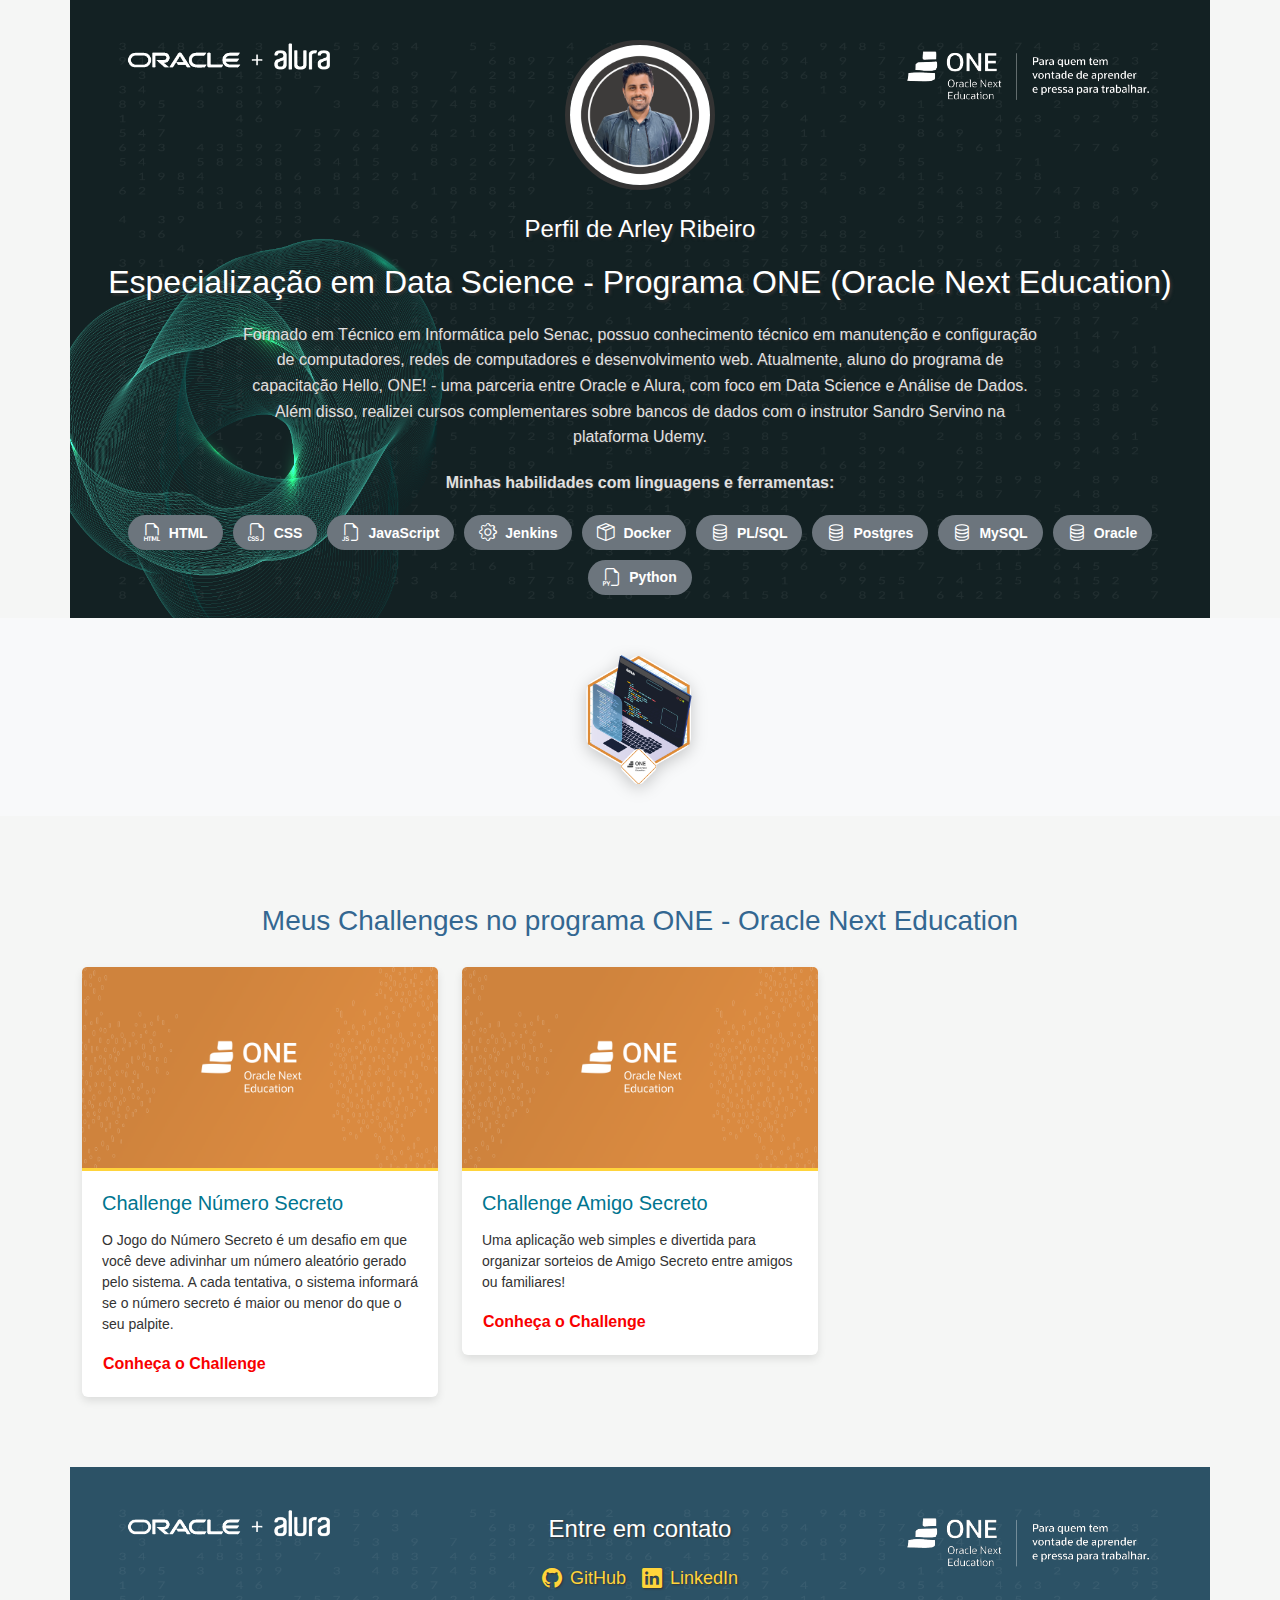
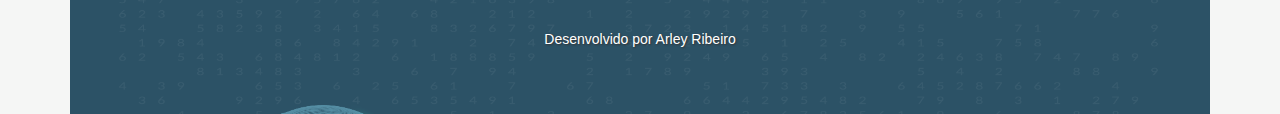
<file: index.html>
<!DOCTYPE html>
<!-- Define o tipo de documento como HTML5 -->
<html lang="pt-br">
<!-- Define o idioma da página como português brasileiro -->
<head>
    <!-- Meta tags essenciais -->
    <meta charset="UTF-8"> <!-- Define a codificação de caracteres como UTF-8 -->
    <meta name="viewport" content="width=device-width, initial-scale=1.0"> <!-- Configura a viewport para responsividade -->
    <meta name="description" content="Portfólio de Arley Ribeiro, técnico em informática e estudante de Data Science no programa ONE - Oracle Next Education."> <!-- Descrição para SEO -->
    
    <!-- Links para folhas de estilo externas -->
    <link href="https://cdn.jsdelivr.net/npm/bootstrap@5.3.2/dist/css/bootstrap.min.css" rel="stylesheet"> <!-- Bootstrap CSS -->
    <link rel="stylesheet" href="https://cdn.jsdelivr.net/npm/bootstrap-icons@1.11.3/font/bootstrap-icons.min.css"> <!-- Bootstrap Icons -->
    <link rel="stylesheet" href="style.css"> <!-- Folha de estilo personalizada -->
    
    <!-- Favicon e título da página -->
    <link rel="icon" href="img/logo-home.jpg" type="image/x-icon"> <!-- Ícone da aba do navegador -->
    <title>Meu portfólio</title> <!-- Título da página -->
</head>

<body>
    <!-- Cabeçalho da página -->
    <header class="container text-center">
        <!-- Imagem de perfil -->
        <img src="img/arley01.png" alt="Imagen do Arley Ribeiro" class="rounded-circle" width="150" height="150">
        
        <!-- Texto de introdução -->
        <p class="lead">Perfil de Arley Ribeiro</p>
        
        <!-- Título principal -->
        <h1>Especialização em Data Science - Programa ONE (Oracle Next Education)</h1>
        
        <!-- Descrição profissional -->
        <p>Formado em Técnico em Informática pelo Senac, possuo conhecimento técnico em manutenção e configuração de computadores, redes de computadores e desenvolvimento web. Atualmente, aluno do programa de capacitação Hello, ONE! - uma parceria entre Oracle e Alura, com foco em Data Science e Análise de Dados. Além disso, realizei cursos complementares sobre bancos de dados com o instrutor Sandro Servino na plataforma Udemy.</p>
        
        <!-- Seção de habilidades -->
        <p><strong>Minhas habilidades com linguagens e ferramentas:</strong></p>
        <div class="skills-container">
            <!-- Badges de habilidades com ícones -->
            <span class="badge bg-secondary">
                <i class="bi bi-filetype-html"></i> HTML
            </span>
            <span class="badge bg-secondary">
                <i class="bi bi-filetype-css"></i> CSS
            </span>
            <span class="badge bg-secondary">
                <i class="bi bi-filetype-js"></i> JavaScript
            </span>
            <span class="badge bg-secondary">
                <i class="bi bi-gear"></i> Jenkins
            </span>
            <span class="badge bg-secondary">
                <i class="bi bi-box-seam"></i> Docker
            </span>
            <span class="badge bg-secondary">
                <i class="bi bi-database"></i> PL/SQL
            </span>
            <span class="badge bg-secondary">
                <i class="bi bi-database"></i> Postgres
            </span>
            <span class="badge bg-secondary">
                <i class="bi bi-database"></i> MySQL
            </span>
            <span class="badge bg-secondary">
                <i class="bi bi-database"></i> Oracle
            </span>
            <span class="badge bg-secondary">
                <i class="bi bi-filetype-py"></i> Python
            </span>
        </div>
    </header>

    <!-- Seção do badge decorativo -->
    <div class="badge-section text-center py-4">
        <img src="img/badge.webp" alt="Badge de certificação" class="decorative-badge">
    </div>

    <!-- Conteúdo principal -->
    <main class="container mt-5">
        <h2>Meus Challenges no programa ONE - Oracle Next Education</h2>
        
        <!-- Seção de projetos em cards -->
        <div class="row">
            <!-- Card do projeto 1 -->
            <div class="col-md-4">
                <div class="card">
                    <img src="img/ONE+desktop+2.png" class="card-img-top" alt="Imagem do Oracle Next Education">
                    <div class="card-body">
                        <h5 class="card-title">Challenge Número Secreto</h5>
                        <p class="card-text">O Jogo do Número Secreto é um desafio em que você deve adivinhar um número aleatório gerado pelo sistema. A cada tentativa, o sistema informará se o número secreto é maior ou menor do que o seu palpite.</p>
                        <!-- Botão que abre o modal -->
                        <button type="button" class="btn btn-link" data-bs-toggle="modal" data-bs-target="#modal1">Conheça o Challenge</button>
                    </div>
                </div>
            </div>

            <!-- Card do projeto 2 -->
            <div class="col-md-4">
                <div class="card">
                    <img src="img/ONE+desktop+2.png" class="card-img-top" alt="Imagem do Oracle Next Education">
                    <div class="card-body">
                        <h5 class="card-title">Challenge Amigo Secreto</h5>
                        <p class="card-text">Uma aplicação web simples e divertida para organizar sorteios de Amigo Secreto entre amigos ou familiares!</p>
                        <!-- Botão que abre o modal -->
                        <button type="button" class="btn btn-link" data-bs-toggle="modal" data-bs-target="#modal2">Conheça o Challenge</button>
                    </div>
                </div>
            </div>
        </div>

        <!-- Modal 1 - Detalhes do Challenge Número Secreto -->
        <div class="modal" id="modal1" tabindex="-1" role="dialog" aria-labelledby="modal1Label" aria-hidden="true">
            <div class="modal-dialog">
                <div class="modal-content">
                    <div class="modal-header">
                        <h5 class="modal-title" id="modal1Label">Jogo do Número Secreto</h5>
                        <button type="button" class="btn-close" data-bs-dismiss="modal" aria-label="Close"></button>
                    </div>
                    <div class="modal-body">
                        <h6><strong>Exemplo de Uso:</strong></h6>
                        <ul>
                            <li>Abra o jogo em seu <strong>navegador</strong>.</li>
                            <li>Digite um número entre <strong>1 e 1000</strong> no campo de entrada.</li>
                            <li>Clique no botão <strong>"Chutar"</strong> ou pressione <strong>Enter</strong> para fazer sua tentativa.</li>
                            <li>O sistema exibirá se o número secreto é <strong>maior</strong> ou <strong>menor</strong> do que o seu chute.</li>
                            <li>Continue tentando até <strong>acertar</strong>, e então clique em <strong>"Reiniciar"</strong> ou aguarde <strong>15 segundos</strong> para começar uma nova rodada.</li>
                        </ul>
                        <img src="img/ONE+desktop+2.png" class="img-fluid w-100" alt="Imagem do Oracle Next Education">
                    </div>
                    <div class="modal-footer">
                        <a href="https://ribeiroarley.github.io/jogo-numero-secreto/" target="_blank">Acesse o Challenge</a>
                    </div>
                </div>
            </div>
        </div>

        <!-- Modal 2 - Detalhes do Challenge Amigo Secreto -->
        <div class="modal" id="modal2" tabindex="-1" role="dialog" aria-labelledby="modal2Label" aria-hidden="true">
            <div class="modal-dialog">
                <div class="modal-content">
                    <div class="modal-header">
                        <h5 class="modal-title" id="modal2Label">Challenge Amigo Secreto</h5>
                        <button type="button" class="btn-close" data-bs-dismiss="modal" aria-label="Close"></button>
                    </div>
                    <div class="modal-body">
                        <h6><strong>Funcionalidades:</strong></h6>
                        <ul>
                            <li>Adicione nomes de <strong>amigos</strong> à lista.</li>
                            <li>Sorteie um nome <strong>aleatório</strong> para cada participante.</li>
                            <li>Garante que ninguém tire a <strong>si mesmo</strong> e que cada nome seja sorteado <strong>só uma vez</strong>.</li>
                        </ul>
                        <h6><strong>Como Usar:</strong></h6>
                        <ul>
                            <li>Digite o nome de um <strong>amigo</strong> e clique em <strong>"Adicionar"</strong>.</li>
                            <li>Repita até adicionar todos os <strong>participantes</strong>.</li>
                            <li>Clique em <strong>"Sortear Amigo"</strong> para ver os resultados!</li>
                        </ul>
                        <img src="img/ONE+desktop+2.png" class="img-fluid w-100" alt="Imagem do Oracle Next Education">
                    </div>
                    <div class="modal-footer">
                        <a href="https://ribeiroarley.github.io/sorteador-amigo-secreto/" target="_blank">Acesse o Challenge</a>
                    </div>
                </div>
            </div>
        </div>
    </main>

    <!-- Rodapé da página -->
    <footer class="container py-5">
        <h2>Entre em contato</h2>
        <div class="d-flex gap-3">
            <!-- Link para GitHub -->
            <a href="https://github.com/ribeiroarley" class="text-decoration-none" target="_blank">
                <i class="bi bi-github"></i> GitHub
            </a>
            <!-- Link para LinkedIn -->
            <a href="https://www.linkedin.com/in/ribeiroarley/" class="text-decoration-none" target="_blank">
                <i class="bi bi-linkedin"></i> LinkedIn
            </a>
        </div>
        <p class="my-3 text-center">Desenvolvido por Arley Ribeiro</p>
    </footer>

    <!-- Script do Bootstrap -->
    <script src="https://cdn.jsdelivr.net/npm/bootstrap@5.3.2/dist/js/bootstrap.bundle.min.js"></script>
</body>
</html>
</file>
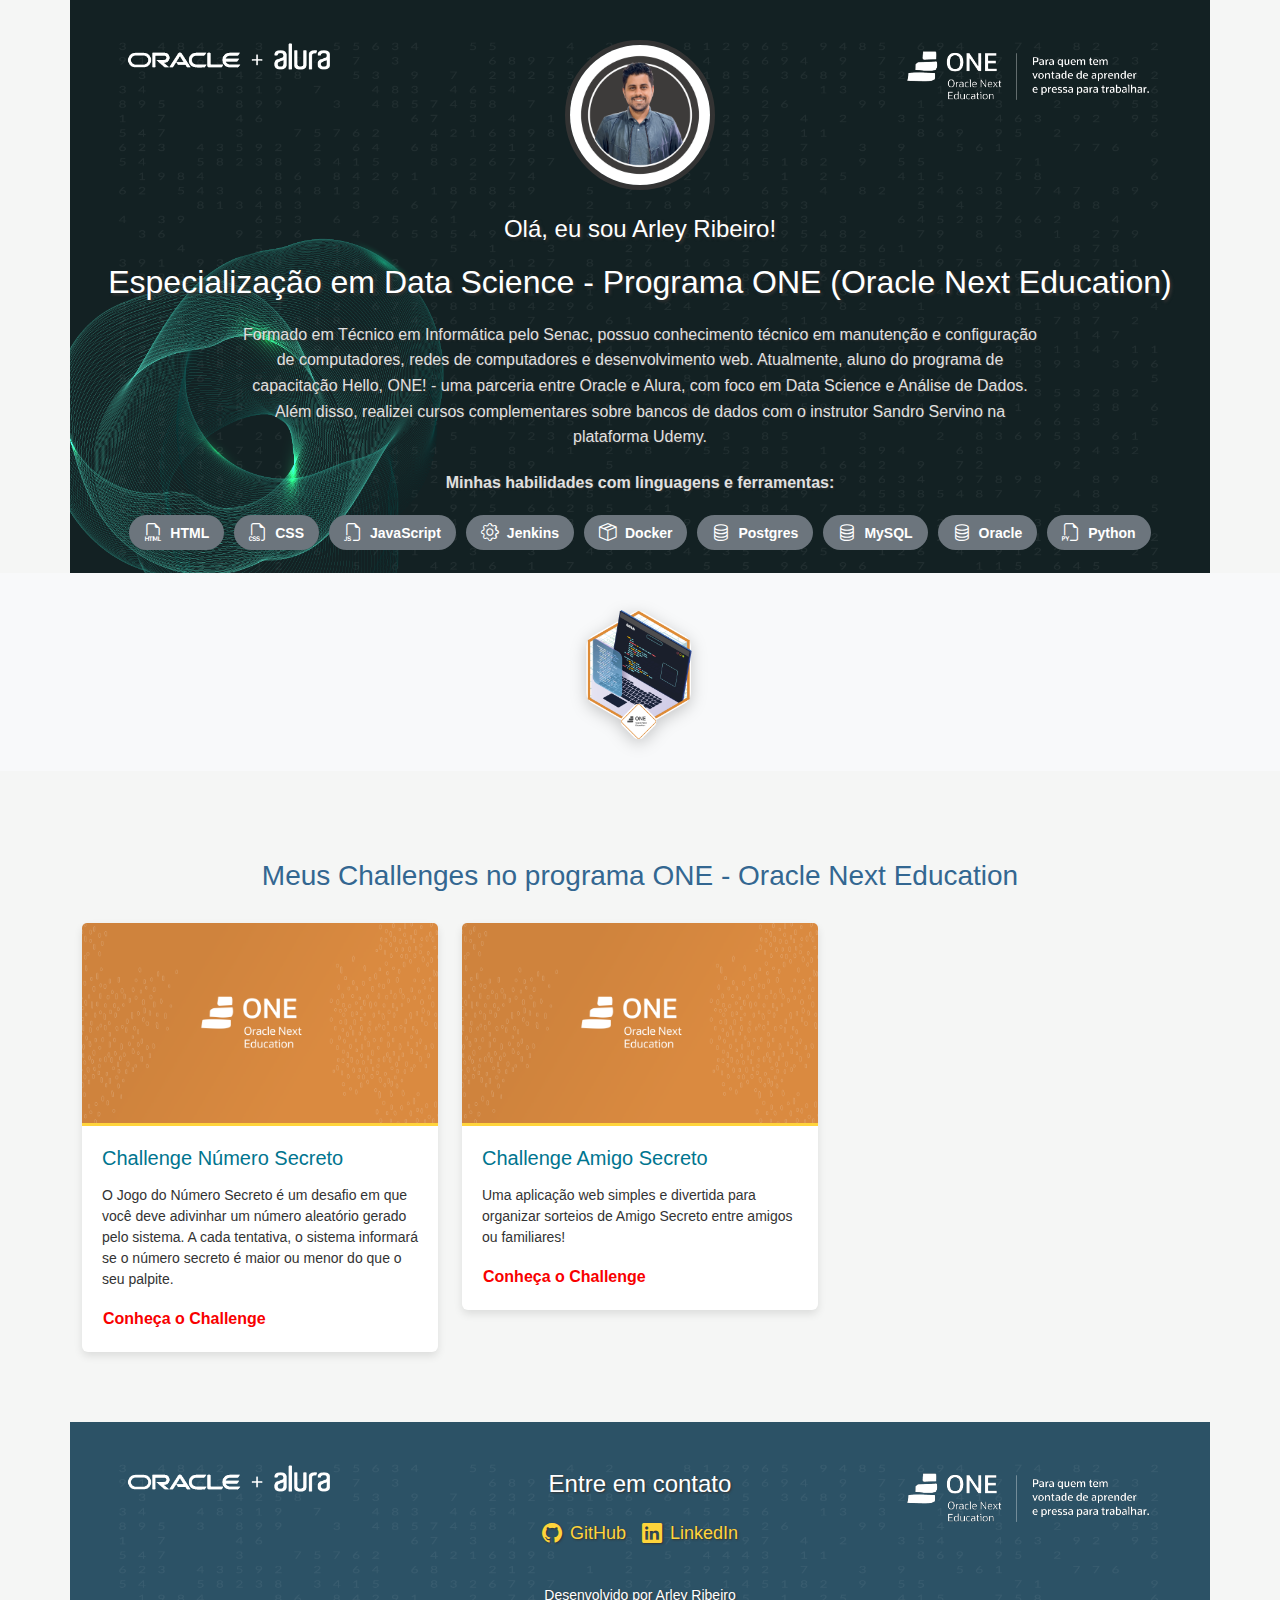
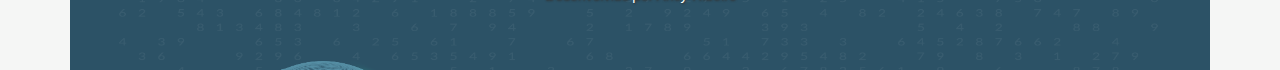
<file: ProgramaONE/index.html>
<!DOCTYPE html>
<!-- Define o tipo de documento como HTML5 -->
<html lang="pt-br">
<!-- Define o idioma da página como português brasileiro -->
<head>
    <!-- Meta tags essenciais -->
    <meta charset="UTF-8"> <!-- Define a codificação de caracteres como UTF-8 -->
    <meta name="viewport" content="width=device-width, initial-scale=1.0"> <!-- Configura a viewport para responsividade -->
    <meta name="description" content="Portfólio de Arley Ribeiro, técnico em informática e estudante de Data Science no programa ONE - Oracle Next Education."> <!-- Descrição para SEO -->
    
    <!-- Links para folhas de estilo externas -->
    <link href="https://cdn.jsdelivr.net/npm/bootstrap@5.3.2/dist/css/bootstrap.min.css" rel="stylesheet"> <!-- Bootstrap CSS -->
    <link rel="stylesheet" href="https://cdn.jsdelivr.net/npm/bootstrap-icons@1.11.3/font/bootstrap-icons.min.css"> <!-- Bootstrap Icons -->
    <link rel="stylesheet" href="style.css"> <!-- Folha de estilo personalizada -->
    
    <!-- Favicon e título da página -->
    <link rel="icon" href="img/logo-home.jpg" type="image/x-icon"> <!-- Ícone da aba do navegador -->
    <title>Meu portfólio</title> <!-- Título da página -->
</head>

<body>
    <!-- Cabeçalho da página -->
    <header class="container text-center">
        <!-- Imagem de perfil -->
        <img src="img/arley01.png" alt="Imagen do Arley Ribeiro" class="rounded-circle" width="150" height="150">
        
        <!-- Texto de introdução -->
        <p class="lead">Olá, eu sou Arley Ribeiro!</p>
        
        <!-- Título principal -->
        <h1>Especialização em Data Science - Programa ONE (Oracle Next Education)</h1>
        
        <!-- Descrição profissional -->
        <p>Formado em Técnico em Informática pelo Senac, possuo conhecimento técnico em manutenção e configuração de computadores, redes de computadores e desenvolvimento web. Atualmente, aluno do programa de capacitação Hello, ONE! - uma parceria entre Oracle e Alura, com foco em Data Science e Análise de Dados. Além disso, realizei cursos complementares sobre bancos de dados com o instrutor Sandro Servino na plataforma Udemy.</p>
        
        <!-- Seção de habilidades -->
        <p><strong>Minhas habilidades com linguagens e ferramentas:</strong></p>
        <div class="skills-container">
            <!-- Badges de habilidades com ícones -->
            <span class="badge bg-secondary">
                <i class="bi bi-filetype-html"></i> HTML
            </span>
            <span class="badge bg-secondary">
                <i class="bi bi-filetype-css"></i> CSS
            </span>
            <span class="badge bg-secondary">
                <i class="bi bi-filetype-js"></i> JavaScript
            </span>
            <span class="badge bg-secondary">
                <i class="bi bi-gear"></i> Jenkins
            </span>
            <span class="badge bg-secondary">
                <i class="bi bi-box-seam"></i> Docker
            </span>
            <span class="badge bg-secondary">
                <i class="bi bi-database"></i> Postgres
            </span>
            <span class="badge bg-secondary">
                <i class="bi bi-database"></i> MySQL
            </span>
            <span class="badge bg-secondary">
                <i class="bi bi-database"></i> Oracle
            </span>
            <span class="badge bg-secondary">
                <i class="bi bi-filetype-py"></i> Python
            </span>
        </div>
    </header>

    <!-- Seção do badge decorativo -->
    <div class="badge-section text-center py-4">
        <img src="img/badge.webp" alt="Badge de certificação" class="decorative-badge">
    </div>

    <!-- Conteúdo principal -->
    <main class="container mt-5">
        <h2>Meus Challenges no programa ONE - Oracle Next Education</h2>
        
        <!-- Seção de projetos em cards -->
        <div class="row">
            <!-- Card do projeto 1 -->
            <div class="col-md-4">
                <div class="card">
                    <img src="img/ONE+desktop+2.png" class="card-img-top" alt="Imagem do Oracle Next Education">
                    <div class="card-body">
                        <h5 class="card-title">Challenge Número Secreto</h5>
                        <p class="card-text">O Jogo do Número Secreto é um desafio em que você deve adivinhar um número aleatório gerado pelo sistema. A cada tentativa, o sistema informará se o número secreto é maior ou menor do que o seu palpite.</p>
                        <!-- Botão que abre o modal -->
                        <button type="button" class="btn btn-link" data-bs-toggle="modal" data-bs-target="#modal1">Conheça o Challenge</button>
                    </div>
                </div>
            </div>

            <!-- Card do projeto 2 -->
            <div class="col-md-4">
                <div class="card">
                    <img src="img/ONE+desktop+2.png" class="card-img-top" alt="Imagem do Oracle Next Education">
                    <div class="card-body">
                        <h5 class="card-title">Challenge Amigo Secreto</h5>
                        <p class="card-text">Uma aplicação web simples e divertida para organizar sorteios de Amigo Secreto entre amigos ou familiares!</p>
                        <!-- Botão que abre o modal -->
                        <button type="button" class="btn btn-link" data-bs-toggle="modal" data-bs-target="#modal2">Conheça o Challenge</button>
                    </div>
                </div>
            </div>
        </div>

        <!-- Modal 1 - Detalhes do Challenge Número Secreto -->
        <div class="modal" id="modal1" tabindex="-1" role="dialog" aria-labelledby="modal1Label" aria-hidden="true">
            <div class="modal-dialog">
                <div class="modal-content">
                    <div class="modal-header">
                        <h5 class="modal-title" id="modal1Label">Jogo do Número Secreto</h5>
                        <button type="button" class="btn-close" data-bs-dismiss="modal" aria-label="Close"></button>
                    </div>
                    <div class="modal-body">
                        <h6><strong>Exemplo de Uso:</strong></h6>
                        <ul>
                            <li>Abra o jogo em seu <strong>navegador</strong>.</li>
                            <li>Digite um número entre <strong>1 e 1000</strong> no campo de entrada.</li>
                            <li>Clique no botão <strong>"Chutar"</strong> ou pressione <strong>Enter</strong> para fazer sua tentativa.</li>
                            <li>O sistema exibirá se o número secreto é <strong>maior</strong> ou <strong>menor</strong> do que o seu chute.</li>
                            <li>Continue tentando até <strong>acertar</strong>, e então clique em <strong>"Reiniciar"</strong> ou aguarde <strong>15 segundos</strong> para começar uma nova rodada.</li>
                        </ul>
                        <img src="img/ONE+desktop+2.png" class="img-fluid w-100" alt="Imagem do Oracle Next Education">
                    </div>
                    <div class="modal-footer">
                        <a href="https://ribeiroarley.github.io/jogo-numero-secreto/" target="_blank">Acesse o Challenge</a>
                    </div>
                </div>
            </div>
        </div>

        <!-- Modal 2 - Detalhes do Challenge Amigo Secreto -->
        <div class="modal" id="modal2" tabindex="-1" role="dialog" aria-labelledby="modal2Label" aria-hidden="true">
            <div class="modal-dialog">
                <div class="modal-content">
                    <div class="modal-header">
                        <h5 class="modal-title" id="modal2Label">Challenge Amigo Secreto</h5>
                        <button type="button" class="btn-close" data-bs-dismiss="modal" aria-label="Close"></button>
                    </div>
                    <div class="modal-body">
                        <h6><strong>Funcionalidades:</strong></h6>
                        <ul>
                            <li>Adicione nomes de <strong>amigos</strong> à lista.</li>
                            <li>Sorteie um nome <strong>aleatório</strong> para cada participante.</li>
                            <li>Garante que ninguém tire a <strong>si mesmo</strong> e que cada nome seja sorteado <strong>só uma vez</strong>.</li>
                        </ul>
                        <h6><strong>Como Usar:</strong></h6>
                        <ul>
                            <li>Digite o nome de um <strong>amigo</strong> e clique em <strong>"Adicionar"</strong>.</li>
                            <li>Repita até adicionar todos os <strong>participantes</strong>.</li>
                            <li>Clique em <strong>"Sortear Amigo"</strong> para ver os resultados!</li>
                        </ul>
                        <img src="img/ONE+desktop+2.png" class="img-fluid w-100" alt="Imagem do Oracle Next Education">
                    </div>
                    <div class="modal-footer">
                        <a href="https://ribeiroarley.github.io/sorteador-amigo-secreto/" target="_blank">Acesse o Challenge</a>
                    </div>
                </div>
            </div>
        </div>
    </main>

    <!-- Rodapé da página -->
    <footer class="container py-5">
        <h2>Entre em contato</h2>
        <div class="d-flex gap-3">
            <!-- Link para GitHub -->
            <a href="https://github.com/ribeiroarley" class="text-decoration-none" target="_blank">
                <i class="bi bi-github"></i> GitHub
            </a>
            <!-- Link para LinkedIn -->
            <a href="https://www.linkedin.com/in/ribeiroarley/" class="text-decoration-none" target="_blank">
                <i class="bi bi-linkedin"></i> LinkedIn
            </a>
        </div>
        <p class="my-3 text-center">Desenvolvido por Arley Ribeiro</p>
    </footer>

    <!-- Script do Bootstrap -->
    <script src="https://cdn.jsdelivr.net/npm/bootstrap@5.3.2/dist/js/bootstrap.bundle.min.js"></script>
</body>
</html>
</file>
<file: style.css>
/* ===== SEÇÃO ESTILOS GERAIS ===== */
body {
    background-color: #F5F6F5; /* Cor de fundo principal */
    color: #333333; /* Cor do texto principal */
    font-family: 'Arial', sans-serif; /* Fonte padrão */
    margin: 0; /* Remove margens padrão */
    padding: 0; /* Remove paddings padrão */
}

/* ===== SEÇÃO CABEÇALHO ===== */
header {
    background-image: url('img/BG_ONE_ZOOM_PT_(3)[1].png'); /* Imagem de fundo */
    background-size: cover; /* Cobrir toda a área */
    background-position: top center; /* Posicionamento da imagem */
    background-repeat: no-repeat; /* Não repetir a imagem */
    padding: 40px 20px; /* Espaçamento interno */
    border-bottom: 3px solid #66BB6A; /* Borda inferior */
    text-align: center; /* Alinhamento centralizado */
}

/* Imagem de perfil */
header img {
    border: 5px solid #333333; /* Borda da imagem */
    margin-bottom: 20px; /* Espaço abaixo da imagem */
}

/* Texto de introdução */
header .lead {
    font-size: 24px; /* Tamanho do texto */
    color: #FFFFFF; /* Cor do texto */
    margin-bottom: 15px; /* Espaço abaixo */
    text-shadow: 2px 2px 3px #333333; /* Sombra do texto */
}

/* Título principal */
header h1 {
    font-size: 32px; /* Tamanho do título */
    color: #FFFFFF; /* Cor do texto */
    margin-bottom: 20px; /* Espaço abaixo */
    text-shadow: 2px 2px 3px #333333; /* Sombra do texto */
}

/* Parágrafo de descrição */
header p {
    font-size: 16px; /* Tamanho do texto */
    line-height: 1.6; /* Espaçamento entre linhas */
    max-width: 800px; /* Largura máxima */
    margin: 0 auto 20px auto; /* Centraliza e adiciona espaço abaixo */
    color: #E0E0E0; /* Cor do texto */
    text-shadow: 1px 1px 2px #333333; /* Sombra do texto */
}

/* Container dos badges de habilidades */
.skills-container {
    display: flex; /* Layout flexível */
    flex-wrap: wrap; /* Quebra de linha quando necessário */
    justify-content: center; /* Centraliza os itens */
    gap: 10px; /* Espaço entre os itens */
    margin-top: 20px; /* Espaço acima */
}

/* Estilo dos badges */
header .badge {
    background-color: #444; /* Cor de fundo */
    padding: 8px 15px; /* Espaçamento interno */
    border-radius: 20px; /* Bordas arredondadas */
    display: inline-flex; /* Exibição em linha com flex */
    align-items: center; /* Alinhamento vertical */
    transition: all 0.3s ease; /* Transição suave */
    font-size: 14px; /* Tamanho do texto */
}

/* Ícones dentro dos badges */
header .badge i {
    margin-right: 8px; /* Espaço à direita do ícone */
    font-size: 18px; /* Tamanho do ícone */
}

/* Efeito hover nos badges */
header .badge:hover {
    background-color: #FFEE58; /* Cor de fundo ao passar o mouse */
    box-shadow: 0 6px 12px rgba(0, 0, 0, 0.4); /* Sombra */
    transform: scale(1.05); /* Efeito de escala */
    color: #333; /* Cor do texto */
}

/* ===== SEÇÃO DO BADGE DECORATIVO ===== */
.badge-section {
    background-color: #f8f9fa; /* Fundo claro para destacar o badge */
    position: relative; /* Permite posicionamento absoluto dos elementos filhos */
    z-index: 1; /* Garante que fique acima do fundo do header */
    margin-top: -20px; /* Sobreposição sutil com o header */
}

.decorative-badge {
    width: 150px; /* Tamanho adequado para destaque */
    height: auto; /* Mantém a proporção */
    transition: all 0.3s ease; /* Suaviza as animações */
    filter: drop-shadow(0 4px 8px rgba(0, 0, 0, 0.2)); /* Sombra sutil */
}

/* Efeito hover para interatividade */
.decorative-badge:hover {
    transform: scale(1.1) rotate(5deg); /* Efeito de crescimento e rotação */
    filter: drop-shadow(0 6px 12px rgba(0, 0, 0, 0.3)); /* Sombra mais intensa */
}

/* Ajustes para dispositivos móveis */
@media (max-width: 768px) {
    .decorative-badge {
        width: 120px; /* Tamanho menor em mobile */
    }
    
    .badge-section {
        margin-top: -10px; /* Ajuste fino da sobreposição */
    }
}

/* ===== SEÇÃO CONTEÚDO PRINCIPAL ===== */
main {
    padding: 40px 20px; /* Espaçamento interno */
}

/* Título da seção */
main h2 {
    color: #336791; /* Cor do texto */
    font-size: 28px; /* Tamanho do texto */
    margin-bottom: 30px; /* Espaço abaixo */
    text-align: center; /* Alinhamento centralizado */
}

/* Estilo dos cards */
.card {
    border: none; /* Remove borda padrão */
    box-shadow: 0 4px 8px rgba(0, 0, 0, 0.1); /* Sombra */
    margin-bottom: 30px; /* Espaço abaixo */
    background-color: #FFFFFF; /* Cor de fundo */
    transition: transform 0.3s ease; /* Transição suave */
}

/* Efeito hover nos cards */
.card:hover {
    transform: translateY(-5px); /* Move o card para cima */
}

/* Imagem no topo do card */
.card-img-top {
    border-bottom: 3px solid #FFD43B; /* Borda inferior */
}

/* Corpo do card */
.card-body {
    padding: 20px; /* Espaçamento interno */
}

/* Título do card */
.card-title {
    color: #00758F; /* Cor do texto */
    font-size: 20px; /* Tamanho do texto */
    margin-bottom: 15px; /* Espaço abaixo */
}

/* Texto do card */
.card-text {
    color: #333333; /* Cor do texto */
    font-size: 14px; /* Tamanho do texto */
    line-height: 1.5; /* Espaçamento entre linhas */
}

/* Botão de link no card */
.btn-link {
    color: #F80000; /* Cor do texto */
    text-decoration: none; /* Remove sublinhado */
    font-weight: bold; /* Texto em negrito */
    padding: 0; /* Remove padding */
}

/* Efeito hover no botão */
.btn-link:hover {
    color: #3776AB; /* Cor do texto ao passar o mouse */
}

/* ===== SEÇÃO MODAIS ===== */
.modal-content {
    border: 2px solid #336791; /* Borda */
    border-radius: 10px; /* Bordas arredondadas */
}

/* Cabeçalho do modal */
.modal-header {
    background-color: #F80000; /* Cor de fundo */
    color: #FFFFFF; /* Cor do texto */
    border-bottom: none; /* Remove borda inferior */
    padding: 15px 20px; /* Espaçamento interno */
}

/* Título do modal */
.modal-title {
    font-size: 20px; /* Tamanho do texto */
}

/* Corpo do modal */
.modal-body {
    padding: 20px; /* Espaçamento interno */
}

/* Subtítulos no modal */
.modal-body h6 {
    color: #00758F; /* Cor do texto */
    font-size: 16px; /* Tamanho do texto */
    margin-bottom: 10px; /* Espaço abaixo */
}

/* Lista no modal */
.modal-body ul {
    list-style-type: disc; /* Estilo da lista */
    margin-left: 20px; /* Recuo */
    color: #333333; /* Cor do texto */
}

/* Itens da lista */
.modal-body li {
    margin-bottom: 8px; /* Espaço abaixo */
    font-size: 14px; /* Tamanho do texto */
}

/* Imagem no modal */
.modal-body img {
    border: 3px solid #FFD43B; /* Borda */
    margin-top: 15px; /* Espaço acima */
}

/* Rodapé do modal */
.modal-footer {
    border-top: none; /* Remove borda superior */
    padding: 15px 20px; /* Espaçamento interno */
}

/* Link no rodapé do modal */
.modal-footer a {
    color: #3776AB; /* Cor do texto */
    text-decoration: none; /* Remove sublinhado */
    font-weight: bold; /* Texto em negrito */
}

/* Efeito hover no link */
.modal-footer a:hover {
    color: #F29111; /* Cor do texto ao passar o mouse */
}

/* ===== SEÇÃO RODAPÉ ===== */
footer {
    background-image: url('img/BG_ONE_ZOOM_PT_(1)[1].png'); /* Imagem de fundo */
    background-size: cover; /* Cobrir toda a área */
    background-position: top center; /* Posicionamento da imagem */
    background-repeat: no-repeat; /* Não repetir a imagem */
    color: #FFFFFF; /* Cor do texto */
    padding: 40px 20px; /* Espaçamento interno */
    display: flex; /* Layout flexível */
    flex-direction: column; /* Direção em coluna */
    align-items: center; /* Alinhamento centralizado */
    justify-content: center; /* Alinhamento vertical */
}

/* Título do rodapé */
footer h2 {
    font-size: 24px; /* Tamanho do texto */
    margin-bottom: 20px; /* Espaço abaixo */
    text-align: center; /* Alinhamento centralizado */
    text-shadow: 1px 1px 2px #333333; /* Sombra do texto */
}

/* Container dos links sociais */
footer .d-flex {
    display: flex; /* Layout flexível */
    justify-content: center; /* Centraliza os itens */
    gap: 30px; /* Espaço entre os itens */
    margin-bottom: 20px; /* Espaço abaixo */
}

/* Links sociais */
footer a {
    color: #FFD43B; /* Cor do texto */
    text-decoration: none; /* Remove sublinhado */
    font-size: 18px; /* Tamanho do texto */
    display: flex; /* Layout flexível */
    align-items: center; /* Alinhamento vertical */
    text-shadow: 1px 1px 2px #333333; /* Sombra do texto */
    transition: color 0.3s ease; /* Transição suave */
}

/* Efeito hover nos links */
footer a:hover {
    color: #F80000; /* Cor do texto ao passar o mouse */
}

/* Ícones nos links */
footer i {
    margin-right: 8px; /* Espaço à direita */
    font-size: 20px; /* Tamanho do ícone */
}

/* Texto de copyright */
footer p {
    font-size: 14px; /* Tamanho do texto */
    margin: 0; /* Remove margens */
    text-align: center; /* Alinhamento centralizado */
    text-shadow: 1px 1px 2px #333333; /* Sombra do texto */
}

/* ===== SEÇÃO RESPONSIVIDADE ===== */
@media (max-width: 768px) {
    /* Ajustes para telas menores */
    header .lead {
        font-size: 20px; /* Reduz tamanho do texto */
    }
    
    header h1 {
        font-size: 24px; /* Reduz tamanho do título */
    }
    
    .skills-container {
        gap: 8px; /* Reduz espaço entre badges */
    }
    
    header .badge {
        padding: 6px 12px; /* Ajusta padding */
        font-size: 12px; /* Reduz tamanho do texto */
    }
    
    header .badge i {
        font-size: 14px; /* Reduz tamanho do ícone */
    }
    
    main h2 {
        font-size: 22px; /* Reduz tamanho do título */
    }
    
    footer h2 {
        font-size: 20px; /* Reduz tamanho do título */
    }
    
    footer a {
        font-size: 16px; /* Reduz tamanho do texto */
    }
}
</file>
<file: ProgramaONE/style.css>
/* ===== SEÇÃO ESTILOS GERAIS ===== */
body {
    background-color: #F5F6F5; /* Cor de fundo principal */
    color: #333333; /* Cor do texto principal */
    font-family: 'Arial', sans-serif; /* Fonte padrão */
    margin: 0; /* Remove margens padrão */
    padding: 0; /* Remove paddings padrão */
}

/* ===== SEÇÃO CABEÇALHO ===== */
header {
    background-image: url('img/BG_ONE_ZOOM_PT_(3)[1].png'); /* Imagem de fundo */
    background-size: cover; /* Cobrir toda a área */
    background-position: top center; /* Posicionamento da imagem */
    background-repeat: no-repeat; /* Não repetir a imagem */
    padding: 40px 20px; /* Espaçamento interno */
    border-bottom: 3px solid #66BB6A; /* Borda inferior */
    text-align: center; /* Alinhamento centralizado */
}

/* Imagem de perfil */
header img {
    border: 5px solid #333333; /* Borda da imagem */
    margin-bottom: 20px; /* Espaço abaixo da imagem */
}

/* Texto de introdução */
header .lead {
    font-size: 24px; /* Tamanho do texto */
    color: #FFFFFF; /* Cor do texto */
    margin-bottom: 15px; /* Espaço abaixo */
    text-shadow: 2px 2px 3px #333333; /* Sombra do texto */
}

/* Título principal */
header h1 {
    font-size: 32px; /* Tamanho do título */
    color: #FFFFFF; /* Cor do texto */
    margin-bottom: 20px; /* Espaço abaixo */
    text-shadow: 2px 2px 3px #333333; /* Sombra do texto */
}

/* Parágrafo de descrição */
header p {
    font-size: 16px; /* Tamanho do texto */
    line-height: 1.6; /* Espaçamento entre linhas */
    max-width: 800px; /* Largura máxima */
    margin: 0 auto 20px auto; /* Centraliza e adiciona espaço abaixo */
    color: #E0E0E0; /* Cor do texto */
    text-shadow: 1px 1px 2px #333333; /* Sombra do texto */
}

/* Container dos badges de habilidades */
.skills-container {
    display: flex; /* Layout flexível */
    flex-wrap: wrap; /* Quebra de linha quando necessário */
    justify-content: center; /* Centraliza os itens */
    gap: 10px; /* Espaço entre os itens */
    margin-top: 20px; /* Espaço acima */
}

/* Estilo dos badges */
header .badge {
    background-color: #444; /* Cor de fundo */
    padding: 8px 15px; /* Espaçamento interno */
    border-radius: 20px; /* Bordas arredondadas */
    display: inline-flex; /* Exibição em linha com flex */
    align-items: center; /* Alinhamento vertical */
    transition: all 0.3s ease; /* Transição suave */
    font-size: 14px; /* Tamanho do texto */
}

/* Ícones dentro dos badges */
header .badge i {
    margin-right: 8px; /* Espaço à direita do ícone */
    font-size: 18px; /* Tamanho do ícone */
}

/* Efeito hover nos badges */
header .badge:hover {
    background-color: #FFEE58; /* Cor de fundo ao passar o mouse */
    box-shadow: 0 6px 12px rgba(0, 0, 0, 0.4); /* Sombra */
    transform: scale(1.05); /* Efeito de escala */
    color: #333; /* Cor do texto */
}

/* ===== SEÇÃO DO BADGE DECORATIVO ===== */
.badge-section {
    background-color: #f8f9fa; /* Fundo claro para destacar o badge */
    position: relative; /* Permite posicionamento absoluto dos elementos filhos */
    z-index: 1; /* Garante que fique acima do fundo do header */
    margin-top: -20px; /* Sobreposição sutil com o header */
}

.decorative-badge {
    width: 150px; /* Tamanho adequado para destaque */
    height: auto; /* Mantém a proporção */
    transition: all 0.3s ease; /* Suaviza as animações */
    filter: drop-shadow(0 4px 8px rgba(0, 0, 0, 0.2)); /* Sombra sutil */
}

/* Efeito hover para interatividade */
.decorative-badge:hover {
    transform: scale(1.1) rotate(5deg); /* Efeito de crescimento e rotação */
    filter: drop-shadow(0 6px 12px rgba(0, 0, 0, 0.3)); /* Sombra mais intensa */
}

/* Ajustes para dispositivos móveis */
@media (max-width: 768px) {
    .decorative-badge {
        width: 120px; /* Tamanho menor em mobile */
    }
    
    .badge-section {
        margin-top: -10px; /* Ajuste fino da sobreposição */
    }
}

/* ===== SEÇÃO CONTEÚDO PRINCIPAL ===== */
main {
    padding: 40px 20px; /* Espaçamento interno */
}

/* Título da seção */
main h2 {
    color: #336791; /* Cor do texto */
    font-size: 28px; /* Tamanho do texto */
    margin-bottom: 30px; /* Espaço abaixo */
    text-align: center; /* Alinhamento centralizado */
}

/* Estilo dos cards */
.card {
    border: none; /* Remove borda padrão */
    box-shadow: 0 4px 8px rgba(0, 0, 0, 0.1); /* Sombra */
    margin-bottom: 30px; /* Espaço abaixo */
    background-color: #FFFFFF; /* Cor de fundo */
    transition: transform 0.3s ease; /* Transição suave */
}

/* Efeito hover nos cards */
.card:hover {
    transform: translateY(-5px); /* Move o card para cima */
}

/* Imagem no topo do card */
.card-img-top {
    border-bottom: 3px solid #FFD43B; /* Borda inferior */
}

/* Corpo do card */
.card-body {
    padding: 20px; /* Espaçamento interno */
}

/* Título do card */
.card-title {
    color: #00758F; /* Cor do texto */
    font-size: 20px; /* Tamanho do texto */
    margin-bottom: 15px; /* Espaço abaixo */
}

/* Texto do card */
.card-text {
    color: #333333; /* Cor do texto */
    font-size: 14px; /* Tamanho do texto */
    line-height: 1.5; /* Espaçamento entre linhas */
}

/* Botão de link no card */
.btn-link {
    color: #F80000; /* Cor do texto */
    text-decoration: none; /* Remove sublinhado */
    font-weight: bold; /* Texto em negrito */
    padding: 0; /* Remove padding */
}

/* Efeito hover no botão */
.btn-link:hover {
    color: #3776AB; /* Cor do texto ao passar o mouse */
}

/* ===== SEÇÃO MODAIS ===== */
.modal-content {
    border: 2px solid #336791; /* Borda */
    border-radius: 10px; /* Bordas arredondadas */
}

/* Cabeçalho do modal */
.modal-header {
    background-color: #F80000; /* Cor de fundo */
    color: #FFFFFF; /* Cor do texto */
    border-bottom: none; /* Remove borda inferior */
    padding: 15px 20px; /* Espaçamento interno */
}

/* Título do modal */
.modal-title {
    font-size: 20px; /* Tamanho do texto */
}

/* Corpo do modal */
.modal-body {
    padding: 20px; /* Espaçamento interno */
}

/* Subtítulos no modal */
.modal-body h6 {
    color: #00758F; /* Cor do texto */
    font-size: 16px; /* Tamanho do texto */
    margin-bottom: 10px; /* Espaço abaixo */
}

/* Lista no modal */
.modal-body ul {
    list-style-type: disc; /* Estilo da lista */
    margin-left: 20px; /* Recuo */
    color: #333333; /* Cor do texto */
}

/* Itens da lista */
.modal-body li {
    margin-bottom: 8px; /* Espaço abaixo */
    font-size: 14px; /* Tamanho do texto */
}

/* Imagem no modal */
.modal-body img {
    border: 3px solid #FFD43B; /* Borda */
    margin-top: 15px; /* Espaço acima */
}

/* Rodapé do modal */
.modal-footer {
    border-top: none; /* Remove borda superior */
    padding: 15px 20px; /* Espaçamento interno */
}

/* Link no rodapé do modal */
.modal-footer a {
    color: #3776AB; /* Cor do texto */
    text-decoration: none; /* Remove sublinhado */
    font-weight: bold; /* Texto em negrito */
}

/* Efeito hover no link */
.modal-footer a:hover {
    color: #F29111; /* Cor do texto ao passar o mouse */
}

/* ===== SEÇÃO RODAPÉ ===== */
footer {
    background-image: url('img/BG_ONE_ZOOM_PT_(1)[1].png'); /* Imagem de fundo */
    background-size: cover; /* Cobrir toda a área */
    background-position: top center; /* Posicionamento da imagem */
    background-repeat: no-repeat; /* Não repetir a imagem */
    color: #FFFFFF; /* Cor do texto */
    padding: 40px 20px; /* Espaçamento interno */
    display: flex; /* Layout flexível */
    flex-direction: column; /* Direção em coluna */
    align-items: center; /* Alinhamento centralizado */
    justify-content: center; /* Alinhamento vertical */
}

/* Título do rodapé */
footer h2 {
    font-size: 24px; /* Tamanho do texto */
    margin-bottom: 20px; /* Espaço abaixo */
    text-align: center; /* Alinhamento centralizado */
    text-shadow: 1px 1px 2px #333333; /* Sombra do texto */
}

/* Container dos links sociais */
footer .d-flex {
    display: flex; /* Layout flexível */
    justify-content: center; /* Centraliza os itens */
    gap: 30px; /* Espaço entre os itens */
    margin-bottom: 20px; /* Espaço abaixo */
}

/* Links sociais */
footer a {
    color: #FFD43B; /* Cor do texto */
    text-decoration: none; /* Remove sublinhado */
    font-size: 18px; /* Tamanho do texto */
    display: flex; /* Layout flexível */
    align-items: center; /* Alinhamento vertical */
    text-shadow: 1px 1px 2px #333333; /* Sombra do texto */
    transition: color 0.3s ease; /* Transição suave */
}

/* Efeito hover nos links */
footer a:hover {
    color: #F80000; /* Cor do texto ao passar o mouse */
}

/* Ícones nos links */
footer i {
    margin-right: 8px; /* Espaço à direita */
    font-size: 20px; /* Tamanho do ícone */
}

/* Texto de copyright */
footer p {
    font-size: 14px; /* Tamanho do texto */
    margin: 0; /* Remove margens */
    text-align: center; /* Alinhamento centralizado */
    text-shadow: 1px 1px 2px #333333; /* Sombra do texto */
}

/* ===== SEÇÃO RESPONSIVIDADE ===== */
@media (max-width: 768px) {
    /* Ajustes para telas menores */
    header .lead {
        font-size: 20px; /* Reduz tamanho do texto */
    }
    
    header h1 {
        font-size: 24px; /* Reduz tamanho do título */
    }
    
    .skills-container {
        gap: 8px; /* Reduz espaço entre badges */
    }
    
    header .badge {
        padding: 6px 12px; /* Ajusta padding */
        font-size: 12px; /* Reduz tamanho do texto */
    }
    
    header .badge i {
        font-size: 14px; /* Reduz tamanho do ícone */
    }
    
    main h2 {
        font-size: 22px; /* Reduz tamanho do título */
    }
    
    footer h2 {
        font-size: 20px; /* Reduz tamanho do título */
    }
    
    footer a {
        font-size: 16px; /* Reduz tamanho do texto */
    }
}
</file>
